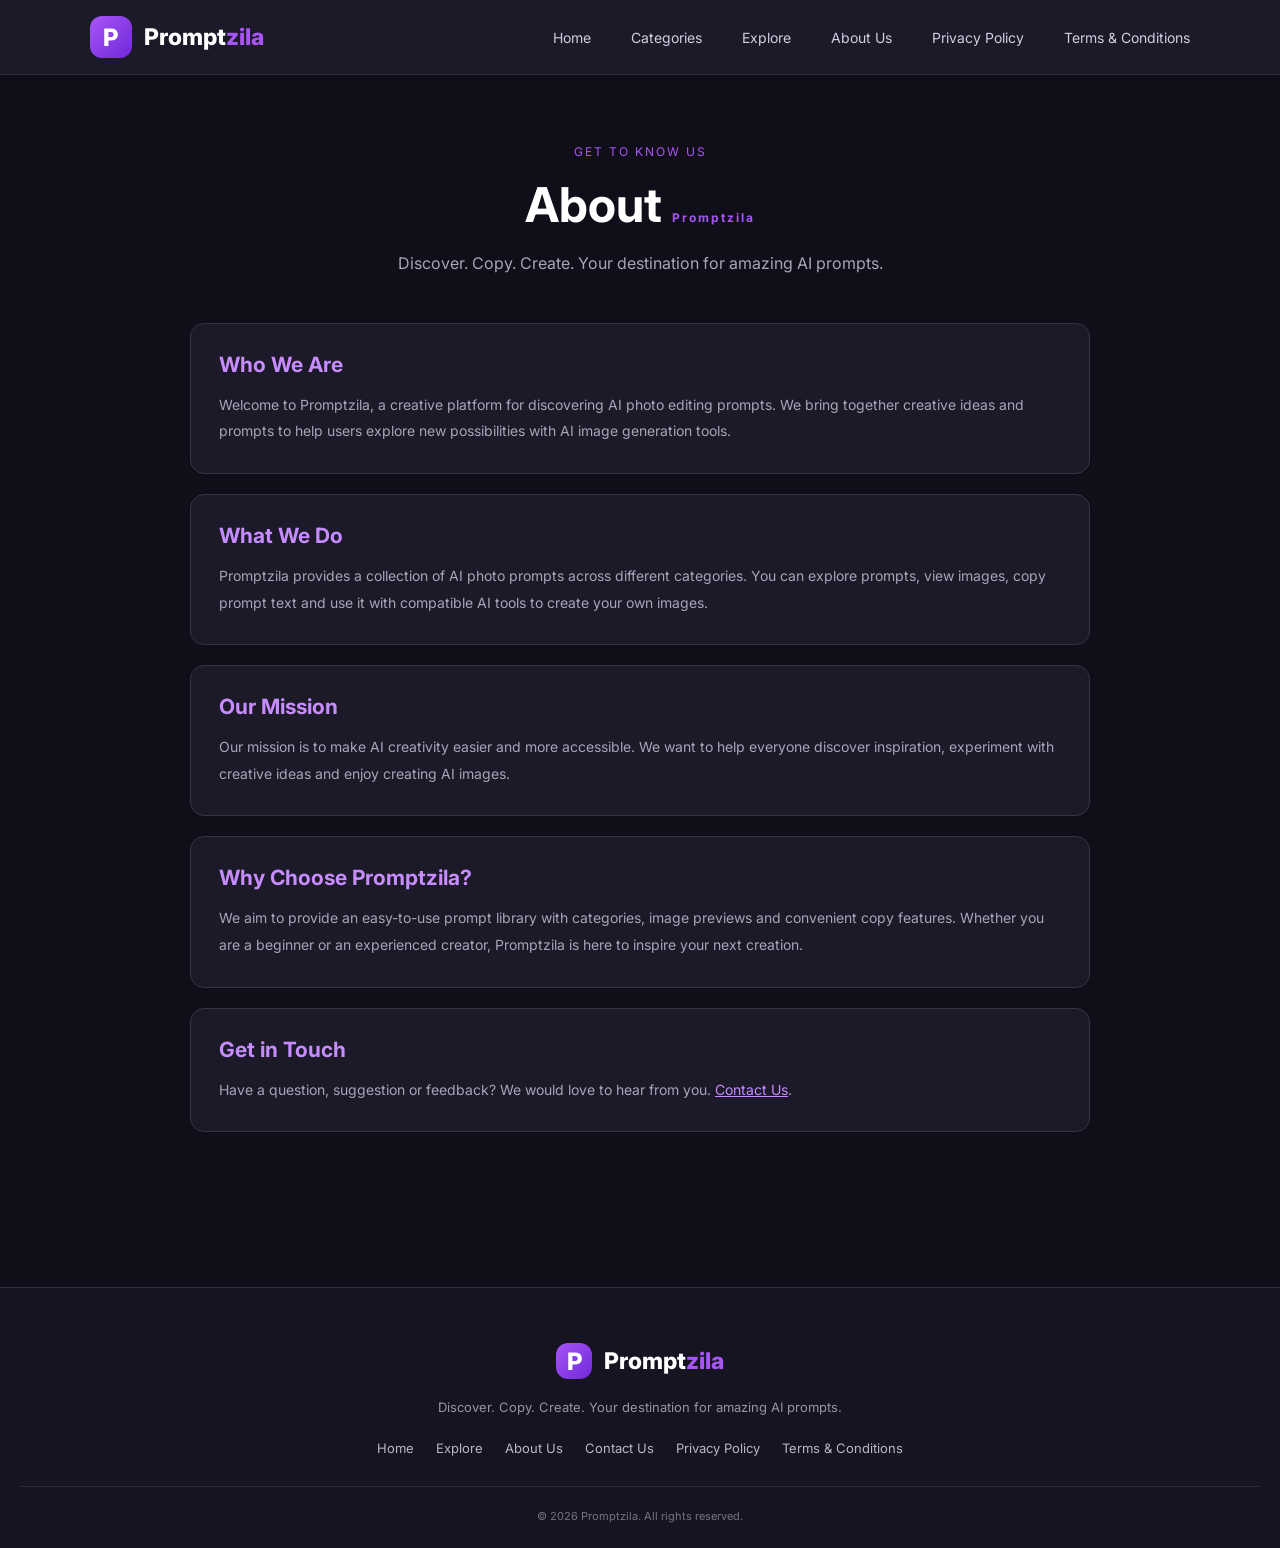
<file: about.html>
<!DOCTYPE html>
<html lang="en">
<head>
    <meta charset="UTF-8">
    <meta name="viewport" content="width=device-width, initial-scale=1.0">
    <meta name="description" content="Learn about Promptzila and our AI photo prompt library.">
    <meta name="theme-color" content="#100e18">
    <title>About Us — Promptzila</title>
    <link rel="preconnect" href="https://fonts.googleapis.com">
    <link rel="preconnect" href="https://fonts.gstatic.com" crossorigin>
    <link href="https://fonts.googleapis.com/css2?family=Inter:wght@400;500;600;700;800&display=swap" rel="stylesheet">
    <link rel="stylesheet" href="style.css">

    <style>
        .page-content {
            max-width: 950px;
            margin: 65px auto;
            padding: 0 25px 70px;
        }
        .page-heading {
            text-align: center;
            margin-bottom: 45px;
        }
        .page-heading span {
            color: #a855f7;
            font-size: 12px;
            letter-spacing: 2px;
        }
        .page-heading h1 {
            font-size: clamp(32px, 5vw, 48px);
            margin: 15px 0;
        }
        .page-heading p {
            color: #aaa4b8;
            line-height: 1.8;
        }
        .content-card {
            background: #1c1928;
            border: 1px solid #393247;
            padding: 28px;
            border-radius: 14px;
            margin-bottom: 20px;
        }
        .content-card h2 {
            color: #c78cff;
            font-size: 21px;
            margin-bottom: 15px;
        }
        .content-card p {
            color: #aaa4b8;
            line-height: 1.9;
            font-size: 14px;
        }
        @media(max-width:550px) {
            .content-card { padding: 20px; }
        }
    </style>
</head>
<body>

<header class="navbar">
    <a href="index.html" class="logo">
        <span class="logo-icon">P</span>
        <span>Prompt<span class="logo-highlight">zila</span></span>
    </a>

    <button class="mobile-menu" id="mobileMenu" aria-label="Open navigation">☰</button>

    <nav class="nav-links" id="navLinks">
        <a href="index.html">Home</a>
        <a href="index.html#categories">Categories</a>
        <a href="index.html#gallery">Explore</a>
        <a href="about.html">About Us</a>
        <a href="privacy-policy.html">Privacy Policy</a>
        <a href="terms.html">Terms & Conditions</a>
    </nav>
</header>

<main class="page-content">

    <div class="page-heading">
        <span>GET TO KNOW US</span>
        <h1>About <span style="color:#a855f7">Promptzila</span></h1>
        <p>Discover. Copy. Create. Your destination for amazing AI prompts.</p>
    </div>

    <section class="content-card">
        <h2>Who We Are</h2>
        <p>
            Welcome to Promptzila, a creative platform for discovering
            AI photo editing prompts. We bring together creative ideas
            and prompts to help users explore new possibilities with
            AI image generation tools.
        </p>
    </section>

    <section class="content-card">
        <h2>What We Do</h2>
        <p>
            Promptzila provides a collection of AI photo prompts across
            different categories. You can explore prompts, view images,
            copy prompt text and use it with compatible AI tools to
            create your own images.
        </p>
    </section>

    <section class="content-card">
        <h2>Our Mission</h2>
        <p>
            Our mission is to make AI creativity easier and more
            accessible. We want to help everyone discover inspiration,
            experiment with creative ideas and enjoy creating AI images.
        </p>
    </section>

    <section class="content-card">
        <h2>Why Choose Promptzila?</h2>
        <p>
            We aim to provide an easy-to-use prompt library with
            categories, image previews and convenient copy features.
            Whether you are a beginner or an experienced creator,
            Promptzila is here to inspire your next creation.
        </p>
    </section>

    <section class="content-card">
        <h2>Get in Touch</h2>
        <p>
            Have a question, suggestion or feedback?
            We would love to hear from you.
            <a href="contact.html" style="color:#c78cff">Contact Us</a>.
        </p>
    </section>

</main>

<footer>
    <div class="footer-logo">
        <span class="logo-icon">P</span>
        <span>Prompt<span class="logo-highlight">zila</span></span>
    </div>

    <p>Discover. Copy. Create. Your destination for amazing AI prompts.</p>

    <div class="footer-links">
        <a href="index.html">Home</a>
        <a href="index.html#gallery">Explore</a>
        <a href="about.html">About Us</a>
        <a href="contact.html">Contact Us</a>
        <a href="privacy-policy.html">Privacy Policy</a>
        <a href="terms.html">Terms & Conditions</a>
    </div>

    <div class="copyright">© 2026 Promptzila. All rights reserved.</div>
</footer>

<script>
    const menu = document.getElementById("mobileMenu");
    const nav = document.getElementById("navLinks");

    menu.addEventListener("click", () => {
        nav.classList.toggle("open");
    });
</script>

</body>
</html>
</file>
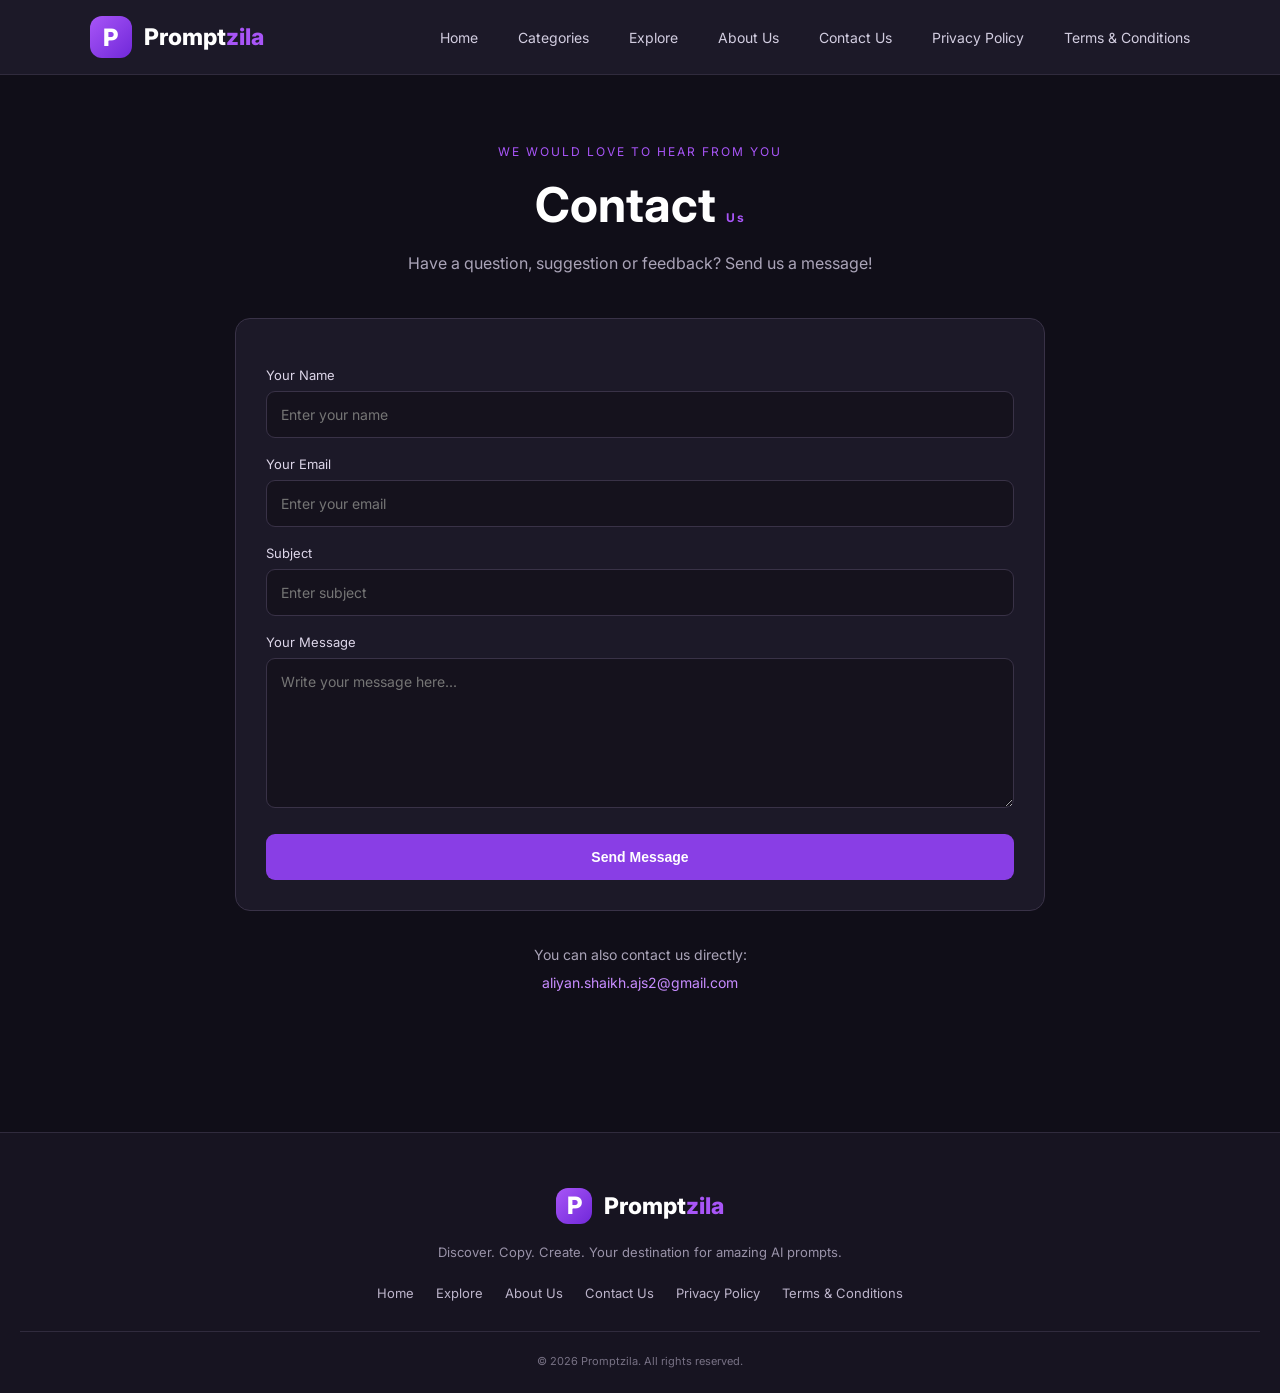
<file: contact.html>
<!DOCTYPE html>
<html lang="en">
<head>
    <meta charset="UTF-8">
    <meta name="viewport" content="width=device-width, initial-scale=1.0">
    <meta name="description" content="Contact Promptzila for questions, feedback and suggestions.">
    <meta name="theme-color" content="#100e18">
    <title>Contact Us — Promptzila</title>

    <link rel="preconnect" href="https://fonts.googleapis.com">
    <link rel="preconnect" href="https://fonts.gstatic.com" crossorigin>
    <link href="https://fonts.googleapis.com/css2?family=Inter:wght@400;500;600;700;800&display=swap" rel="stylesheet">
    <link rel="stylesheet" href="style.css">

    <style>
        .contact-container {
            max-width: 850px;
            margin: 65px auto;
            padding: 0 20px 70px;
        }

        .contact-heading {
            text-align: center;
            margin-bottom: 40px;
        }

        .contact-heading span {
            color: #a855f7;
            font-size: 12px;
            letter-spacing: 2px;
        }

        .contact-heading h1 {
            font-size: clamp(32px, 5vw, 48px);
            margin: 15px 0;
        }

        .contact-heading p {
            color: #aaa4b8;
            line-height: 1.8;
        }

        .contact-card {
            background: #1c1928;
            border: 1px solid #393247;
            border-radius: 15px;
            padding: 30px;
        }

        .contact-card label {
            display: block;
            margin: 18px 0 8px;
            font-size: 13px;
            color: #ddd6e9;
        }

        .contact-card input,
        .contact-card textarea {
            width: 100%;
            padding: 14px;
            background: #15121d;
            border: 1px solid #393247;
            border-radius: 9px;
            color: white;
            outline: none;
            font: 14px Inter, Arial;
        }

        .contact-card input:focus,
        .contact-card textarea:focus {
            border-color: #a855f7;
        }

        .contact-card textarea {
            min-height: 150px;
            resize: vertical;
        }

        .send-button {
            width: 100%;
            margin-top: 22px;
            padding: 15px;
            border: 0;
            border-radius: 9px;
            background: #893ee5;
            color: white;
            font-size: 14px;
            font-weight: 700;
            cursor: pointer;
        }

        .send-button:hover {
            background: #a855f7;
        }

        .email-info {
            text-align: center;
            margin-top: 30px;
            color: #aaa4b8;
            font-size: 14px;
            line-height: 2;
        }

        .email-info a {
            color: #c78cff;
            text-decoration: none;
        }

        @media(max-width:550px) {
            .contact-card { padding: 20px; }
        }
    </style>
</head>

<body>

<header class="navbar">
    <a href="index.html" class="logo">
        <span class="logo-icon">P</span>
        <span>Prompt<span class="logo-highlight">zila</span></span>
    </a>

    <button class="mobile-menu" id="mobileMenu" aria-label="Open navigation">☰</button>

    <nav class="nav-links" id="navLinks">
        <a href="index.html">Home</a>
        <a href="index.html#categories">Categories</a>
        <a href="index.html#gallery">Explore</a>
        <a href="about.html">About Us</a>
        <a href="contact.html">Contact Us</a>
        <a href="privacy-policy.html">Privacy Policy</a>
        <a href="terms.html">Terms & Conditions</a>
    </nav>
</header>

<main class="contact-container">

    <div class="contact-heading">
        <span>WE WOULD LOVE TO HEAR FROM YOU</span>
        <h1>Contact <span style="color:#a855f7">Us</span></h1>
        <p>Have a question, suggestion or feedback? Send us a message!</p>
    </div>

    <form class="contact-card" id="contactForm">

        <label for="name">Your Name</label>
        <input type="text" id="name" placeholder="Enter your name" required>

        <label for="email">Your Email</label>
        <input type="email" id="email" placeholder="Enter your email" required>

        <label for="subject">Subject</label>
        <input type="text" id="subject" placeholder="Enter subject" required>

        <label for="message">Your Message</label>
        <textarea id="message" placeholder="Write your message here..." required></textarea>

        <button type="submit" class="send-button">Send Message</button>

    </form>

    <div class="email-info">
        <p>You can also contact us directly:</p>
        <a href="mailto:aliyan.shaikh.ajs2@gmail.com">
            aliyan.shaikh.ajs2@gmail.com
        </a>
    </div>

</main>

<footer>
    <div class="footer-logo">
        <span class="logo-icon">P</span>
        <span>Prompt<span class="logo-highlight">zila</span></span>
    </div>

    <p>Discover. Copy. Create. Your destination for amazing AI prompts.</p>

    <div class="footer-links">
        <a href="index.html">Home</a>
        <a href="index.html#gallery">Explore</a>
        <a href="about.html">About Us</a>
        <a href="contact.html">Contact Us</a>
        <a href="privacy-policy.html">Privacy Policy</a>
        <a href="terms.html">Terms & Conditions</a>
    </div>

    <div class="copyright">© 2026 Promptzila. All rights reserved.</div>
</footer>

<script>
    const menu = document.getElementById("mobileMenu");
    const nav = document.getElementById("navLinks");

    menu.addEventListener("click", () => {
        nav.classList.toggle("open");
    });

    document.getElementById("contactForm").addEventListener("submit", function(e) {
        e.preventDefault();

        const name = document.getElementById("name").value;
        const email = document.getElementById("email").value;
        const subject = document.getElementById("subject").value;
        const message = document.getElementById("message").value;

        const body =
            "Name: " + name + "\n" +
            "Email: " + email + "\n\n" +
            "Message:\n" + message;

        const mailto =
            "mailto:aliyan.shaikh.ajs2@gmail.com" +
            "?subject=" + encodeURIComponent(subject) +
            "&body=" + encodeURIComponent(body);

        window.location.href = mailto;
    });
</script>

</body>
</html>
</file>
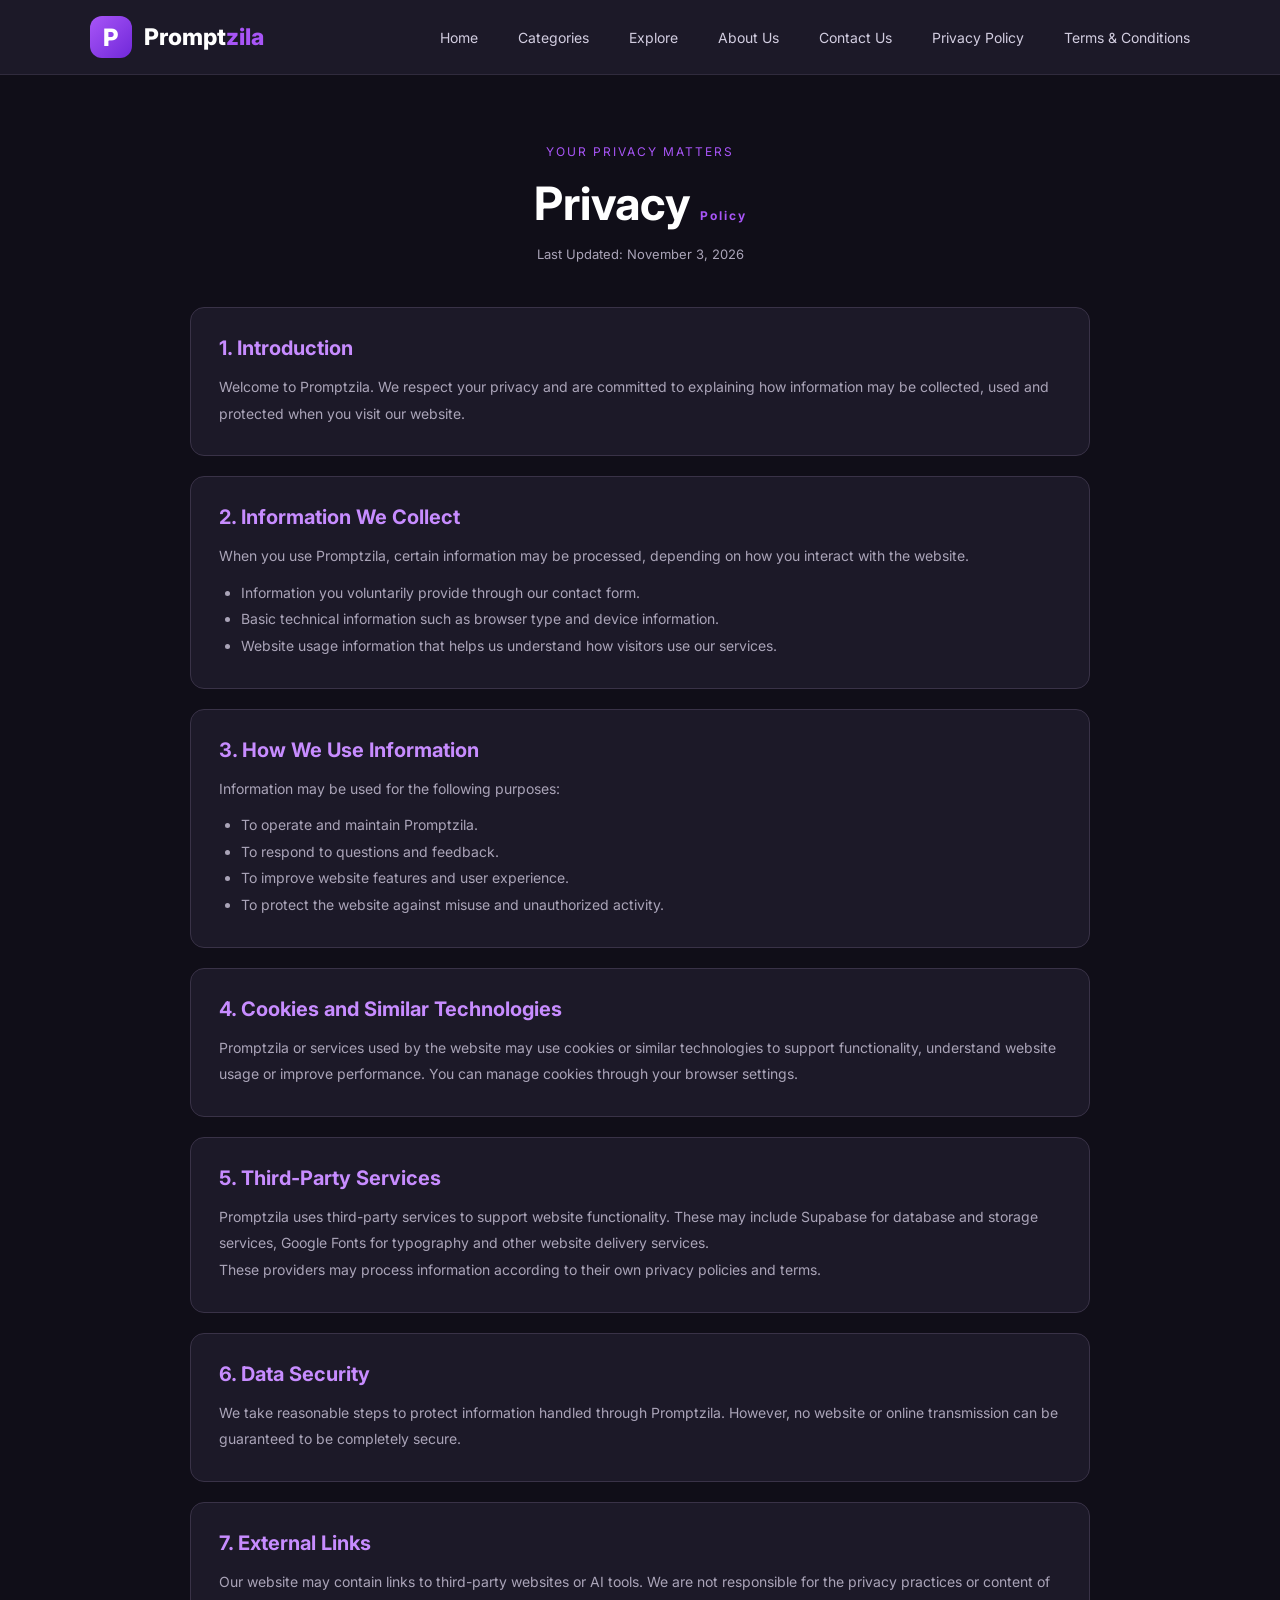
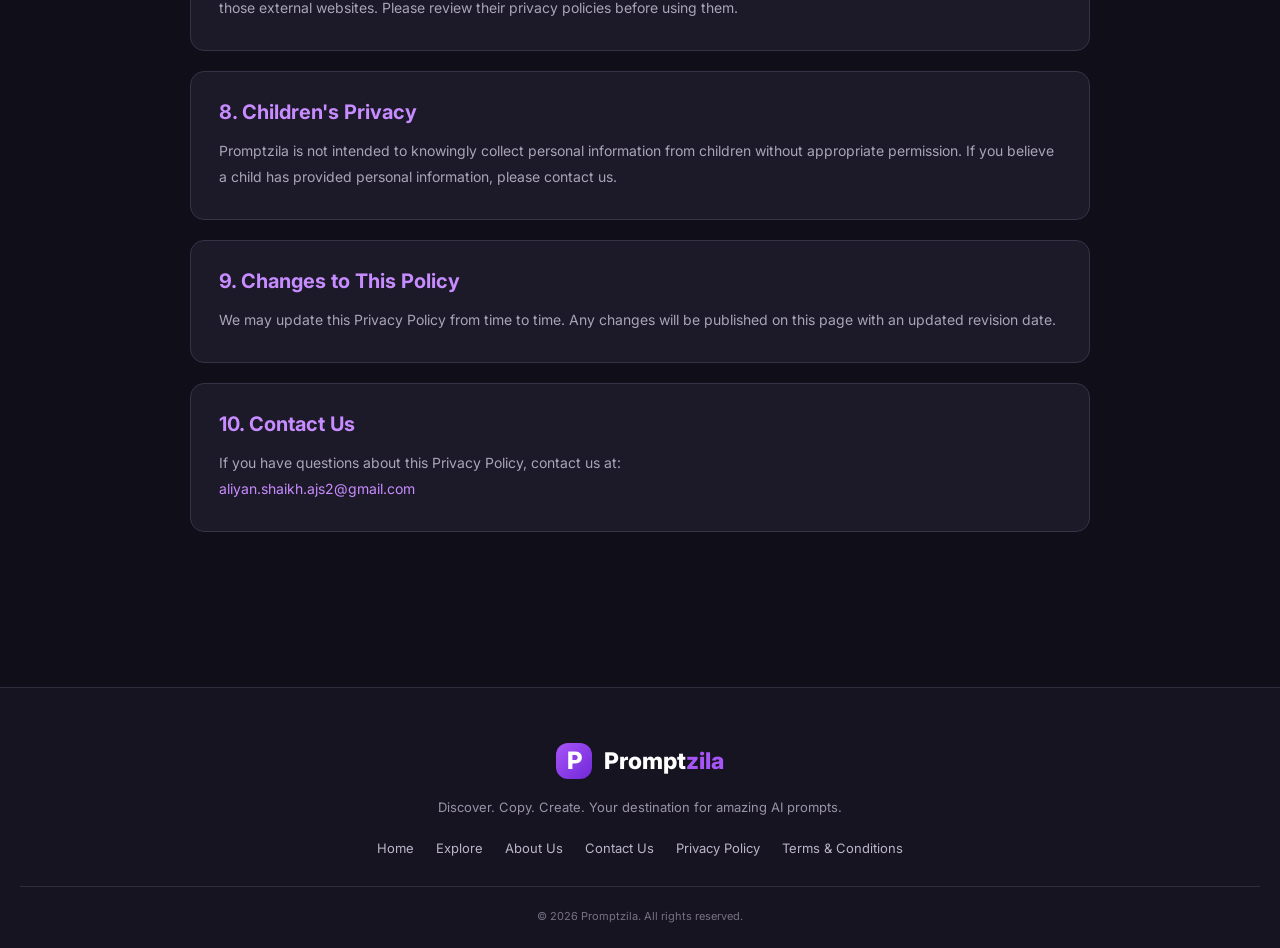
<file: privacy-policy.html>
<!DOCTYPE html>
<html lang="en">
<head>
    <meta charset="UTF-8">
    <meta name="viewport" content="width=device-width, initial-scale=1.0">
    <meta name="description" content="Read the Promptzila Privacy Policy to understand how we handle information and protect your privacy.">
    <meta name="theme-color" content="#100e18">
    <title>Privacy Policy — Promptzila</title>

    <link rel="preconnect" href="https://fonts.googleapis.com">
    <link rel="preconnect" href="https://fonts.gstatic.com" crossorigin>
    <link href="https://fonts.googleapis.com/css2?family=Inter:wght@400;500;600;700;800&display=swap" rel="stylesheet">
    <link rel="stylesheet" href="style.css">

    <style>
        .policy-container {
            max-width: 950px;
            margin: 65px auto;
            padding: 0 25px 70px;
        }

        .policy-heading {
            text-align: center;
            margin-bottom: 45px;
        }

        .policy-heading span {
            color: #a855f7;
            font-size: 12px;
            letter-spacing: 2px;
        }

        .policy-heading h1 {
            font-size: clamp(30px, 5vw, 46px);
            margin: 15px 0;
        }

        .policy-heading p {
            color: #aaa4b8;
            font-size: 13px;
        }

        .policy-card {
            background: #1c1928;
            border: 1px solid #393247;
            padding: 28px;
            border-radius: 14px;
            margin-bottom: 20px;
        }

        .policy-card h2 {
            color: #c78cff;
            font-size: 20px;
            margin-bottom: 14px;
        }

        .policy-card p,
        .policy-card li {
            color: #aaa4b8;
            font-size: 14px;
            line-height: 1.9;
        }

        .policy-card ul {
            padding-left: 22px;
            margin-top: 10px;
        }

        .policy-card a {
            color: #c78cff;
            text-decoration: none;
        }

        @media(max-width:550px) {
            .policy-card { padding: 20px; }
        }
    </style>
</head>

<body>

<header class="navbar">
    <a href="index.html" class="logo">
        <span class="logo-icon">P</span>
        <span>Prompt<span class="logo-highlight">zila</span></span>
    </a>

    <button class="mobile-menu" id="mobileMenu" aria-label="Open navigation">☰</button>

    <nav class="nav-links" id="navLinks">
        <a href="index.html">Home</a>
        <a href="index.html#categories">Categories</a>
        <a href="index.html#gallery">Explore</a>
        <a href="about.html">About Us</a>
        <a href="contact.html">Contact Us</a>
        <a href="privacy-policy.html">Privacy Policy</a>
        <a href="terms.html">Terms & Conditions</a>
    </nav>
</header>

<main class="policy-container">

    <div class="policy-heading">
        <span>YOUR PRIVACY MATTERS</span>
        <h1>Privacy <span style="color:#a855f7">Policy</span></h1>
        <p>Last Updated: November 3, 2026</p>
    </div>

    <section class="policy-card">
        <h2>1. Introduction</h2>
        <p>
            Welcome to Promptzila. We respect your privacy and are committed
            to explaining how information may be collected, used and protected
            when you visit our website.
        </p>
    </section>

    <section class="policy-card">
        <h2>2. Information We Collect</h2>
        <p>
            When you use Promptzila, certain information may be processed,
            depending on how you interact with the website.
        </p>
        <ul>
            <li>Information you voluntarily provide through our contact form.</li>
            <li>Basic technical information such as browser type and device information.</li>
            <li>Website usage information that helps us understand how visitors use our services.</li>
        </ul>
    </section>

    <section class="policy-card">
        <h2>3. How We Use Information</h2>
        <p>Information may be used for the following purposes:</p>
        <ul>
            <li>To operate and maintain Promptzila.</li>
            <li>To respond to questions and feedback.</li>
            <li>To improve website features and user experience.</li>
            <li>To protect the website against misuse and unauthorized activity.</li>
        </ul>
    </section>

    <section class="policy-card">
        <h2>4. Cookies and Similar Technologies</h2>
        <p>
            Promptzila or services used by the website may use cookies or
            similar technologies to support functionality, understand website
            usage or improve performance. You can manage cookies through
            your browser settings.
        </p>
    </section>

    <section class="policy-card">
        <h2>5. Third-Party Services</h2>
        <p>
            Promptzila uses third-party services to support website
            functionality. These may include Supabase for database and
            storage services, Google Fonts for typography and other
            website delivery services.
        </p>
        <p>
            These providers may process information according to their
            own privacy policies and terms.
        </p>
    </section>

    <section class="policy-card">
        <h2>6. Data Security</h2>
        <p>
            We take reasonable steps to protect information handled through
            Promptzila. However, no website or online transmission can be
            guaranteed to be completely secure.
        </p>
    </section>

    <section class="policy-card">
        <h2>7. External Links</h2>
        <p>
            Our website may contain links to third-party websites or AI tools.
            We are not responsible for the privacy practices or content of
            those external websites. Please review their privacy policies
            before using them.
        </p>
    </section>

    <section class="policy-card">
        <h2>8. Children's Privacy</h2>
        <p>
            Promptzila is not intended to knowingly collect personal
            information from children without appropriate permission.
            If you believe a child has provided personal information,
            please contact us.
        </p>
    </section>

    <section class="policy-card">
        <h2>9. Changes to This Policy</h2>
        <p>
            We may update this Privacy Policy from time to time.
            Any changes will be published on this page with an updated
            revision date.
        </p>
    </section>

    <section class="policy-card">
        <h2>10. Contact Us</h2>
        <p>
            If you have questions about this Privacy Policy, contact us at:
        </p>
        <p>
            <a href="mailto:aliyan.shaikh.ajs2@gmail.com">
                aliyan.shaikh.ajs2@gmail.com
            </a>
        </p>
    </section>

</main>

<footer>
    <div class="footer-logo">
        <span class="logo-icon">P</span>
        <span>Prompt<span class="logo-highlight">zila</span></span>
    </div>

    <p>Discover. Copy. Create. Your destination for amazing AI prompts.</p>

    <div class="footer-links">
        <a href="index.html">Home</a>
        <a href="index.html#gallery">Explore</a>
        <a href="about.html">About Us</a>
        <a href="contact.html">Contact Us</a>
        <a href="privacy-policy.html">Privacy Policy</a>
        <a href="terms.html">Terms & Conditions</a>
    </div>

    <div class="copyright">© 2026 Promptzila. All rights reserved.</div>
</footer>

<script>
    const menu = document.getElementById("mobileMenu");
    const nav = document.getElementById("navLinks");

    menu.addEventListener("click", () => {
        nav.classList.toggle("open");
    });
</script>

</body>
</html>
</file>
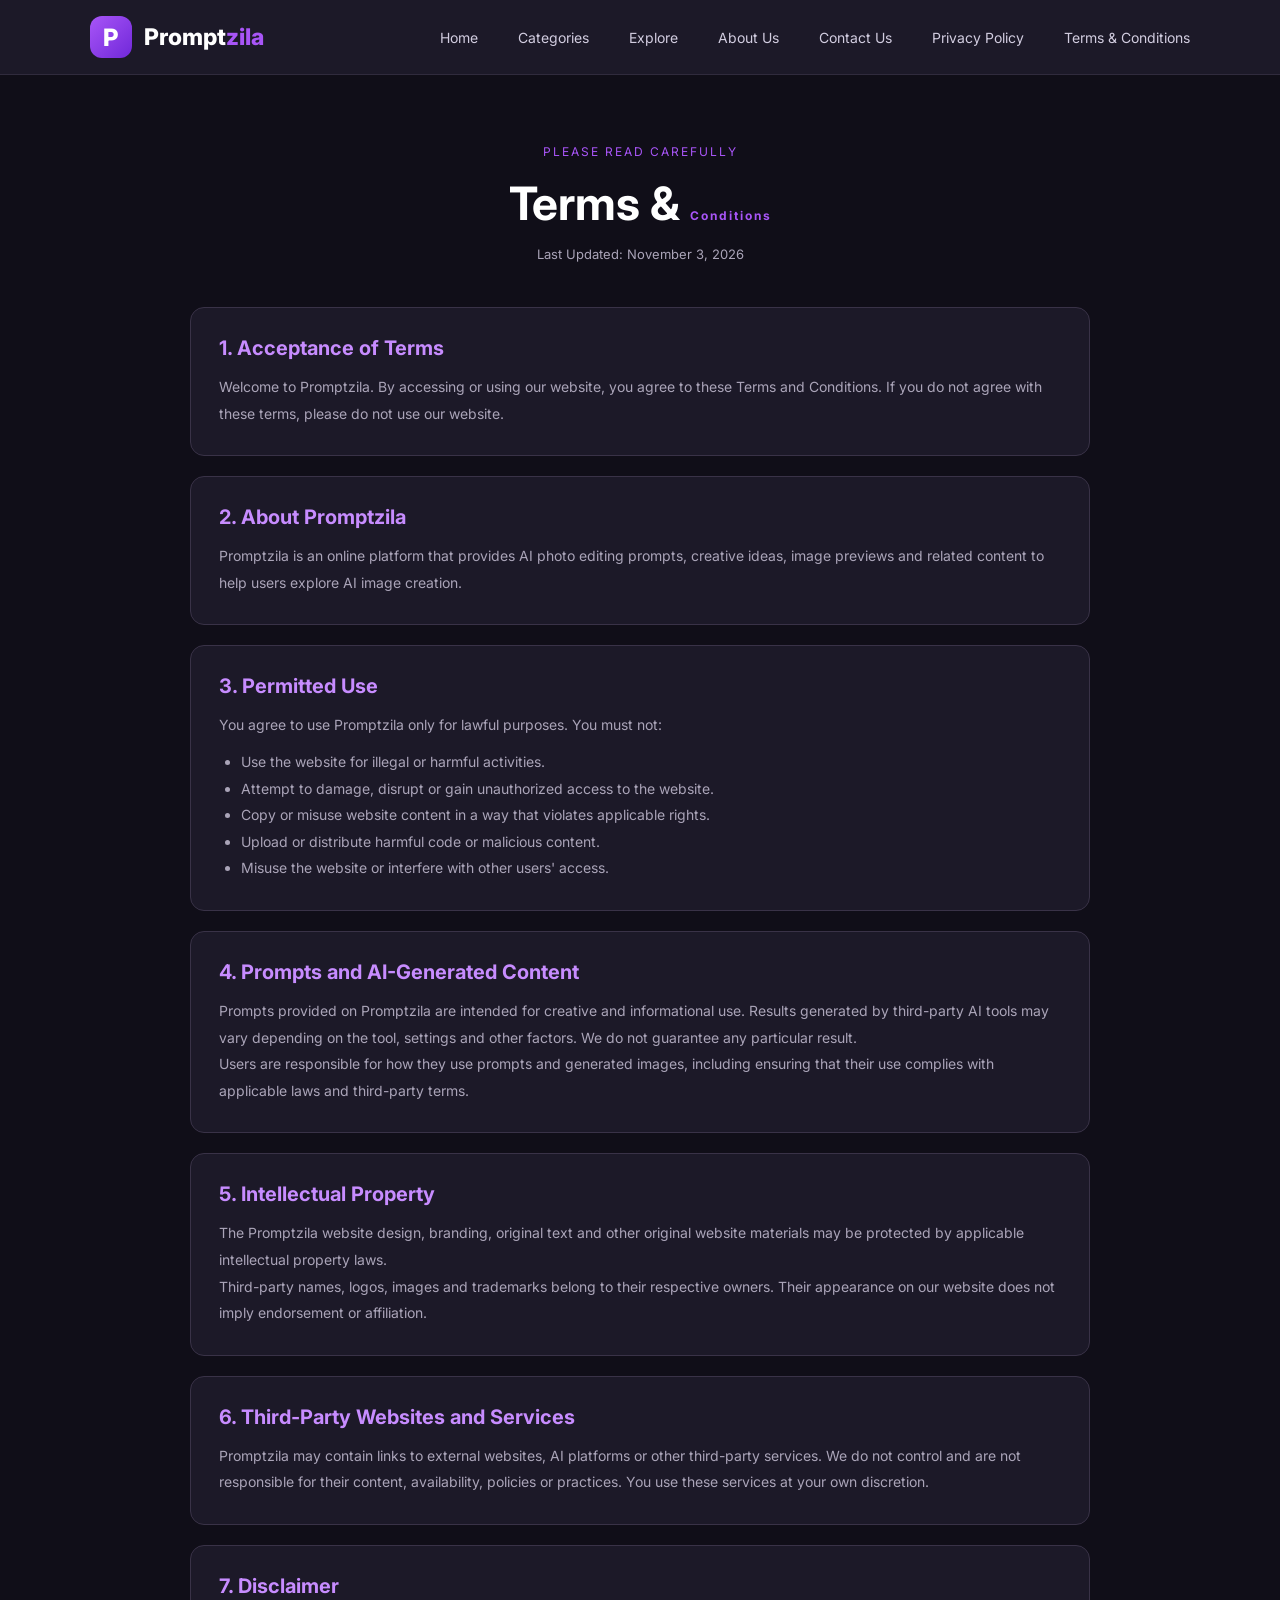
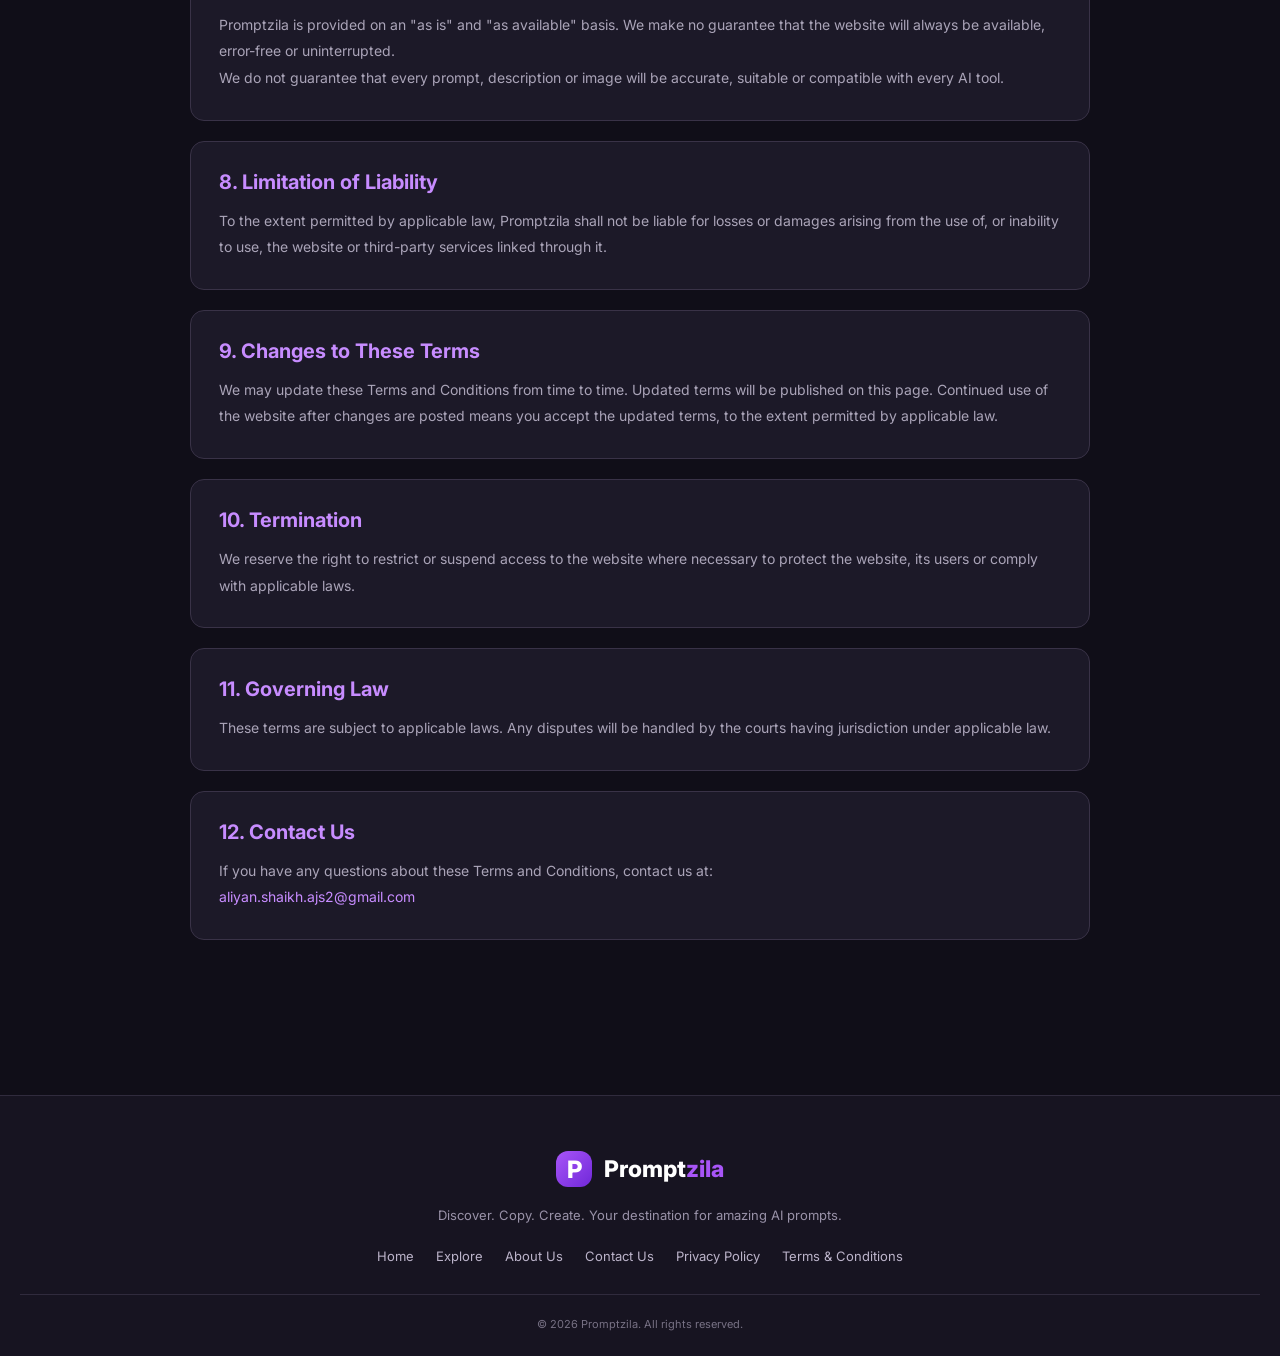
<file: terms.html>
<!DOCTYPE html>
<html lang="en">
<head>
    <meta charset="UTF-8">
    <meta name="viewport" content="width=device-width, initial-scale=1.0">
    <meta name="description" content="Read the Terms and Conditions for using Promptzila.">
    <meta name="theme-color" content="#100e18">
    <title>Terms & Conditions — Promptzila</title>

    <link rel="preconnect" href="https://fonts.googleapis.com">
    <link rel="preconnect" href="https://fonts.gstatic.com" crossorigin>
    <link href="https://fonts.googleapis.com/css2?family=Inter:wght@400;500;600;700;800&display=swap" rel="stylesheet">
    <link rel="stylesheet" href="style.css">

    <style>
        .terms-container {
            max-width: 950px;
            margin: 65px auto;
            padding: 0 25px 70px;
        }

        .terms-heading {
            text-align: center;
            margin-bottom: 45px;
        }

        .terms-heading span {
            color: #a855f7;
            font-size: 12px;
            letter-spacing: 2px;
        }

        .terms-heading h1 {
            font-size: clamp(30px, 5vw, 46px);
            margin: 15px 0;
        }

        .terms-heading p {
            color: #aaa4b8;
            font-size: 13px;
        }

        .terms-card {
            background: #1c1928;
            border: 1px solid #393247;
            padding: 28px;
            border-radius: 14px;
            margin-bottom: 20px;
        }

        .terms-card h2 {
            color: #c78cff;
            font-size: 20px;
            margin-bottom: 14px;
        }

        .terms-card p,
        .terms-card li {
            color: #aaa4b8;
            font-size: 14px;
            line-height: 1.9;
        }

        .terms-card ul {
            padding-left: 22px;
            margin-top: 10px;
        }

        .terms-card a {
            color: #c78cff;
            text-decoration: none;
        }

        @media(max-width:550px) {
            .terms-card {
                padding: 20px;
            }
        }
    </style>
</head>

<body>

<header class="navbar">
    <a href="index.html" class="logo">
        <span class="logo-icon">P</span>
        <span>Prompt<span class="logo-highlight">zila</span></span>
    </a>

    <button class="mobile-menu" id="mobileMenu" aria-label="Open navigation">☰</button>

    <nav class="nav-links" id="navLinks">
        <a href="index.html">Home</a>
        <a href="index.html#categories">Categories</a>
        <a href="index.html#gallery">Explore</a>
        <a href="about.html">About Us</a>
        <a href="contact.html">Contact Us</a>
        <a href="privacy-policy.html">Privacy Policy</a>
        <a href="terms.html">Terms & Conditions</a>
    </nav>
</header>

<main class="terms-container">

    <div class="terms-heading">
        <span>PLEASE READ CAREFULLY</span>
        <h1>Terms & <span style="color:#a855f7">Conditions</span></h1>
        <p>Last Updated: November 3, 2026</p>
    </div>

    <section class="terms-card">
        <h2>1. Acceptance of Terms</h2>
        <p>
            Welcome to Promptzila. By accessing or using our website,
            you agree to these Terms and Conditions. If you do not agree
            with these terms, please do not use our website.
        </p>
    </section>

    <section class="terms-card">
        <h2>2. About Promptzila</h2>
        <p>
            Promptzila is an online platform that provides AI photo
            editing prompts, creative ideas, image previews and
            related content to help users explore AI image creation.
        </p>
    </section>

    <section class="terms-card">
        <h2>3. Permitted Use</h2>
        <p>You agree to use Promptzila only for lawful purposes. You must not:</p>
        <ul>
            <li>Use the website for illegal or harmful activities.</li>
            <li>Attempt to damage, disrupt or gain unauthorized access to the website.</li>
            <li>Copy or misuse website content in a way that violates applicable rights.</li>
            <li>Upload or distribute harmful code or malicious content.</li>
            <li>Misuse the website or interfere with other users' access.</li>
        </ul>
    </section>

    <section class="terms-card">
        <h2>4. Prompts and AI-Generated Content</h2>
        <p>
            Prompts provided on Promptzila are intended for creative
            and informational use. Results generated by third-party
            AI tools may vary depending on the tool, settings and
            other factors. We do not guarantee any particular result.
        </p>
        <p>
            Users are responsible for how they use prompts and
            generated images, including ensuring that their use
            complies with applicable laws and third-party terms.
        </p>
    </section>

    <section class="terms-card">
        <h2>5. Intellectual Property</h2>
        <p>
            The Promptzila website design, branding, original text
            and other original website materials may be protected
            by applicable intellectual property laws.
        </p>
        <p>
            Third-party names, logos, images and trademarks belong
            to their respective owners. Their appearance on our
            website does not imply endorsement or affiliation.
        </p>
    </section>

    <section class="terms-card">
        <h2>6. Third-Party Websites and Services</h2>
        <p>
            Promptzila may contain links to external websites,
            AI platforms or other third-party services.
            We do not control and are not responsible for their
            content, availability, policies or practices.
            You use these services at your own discretion.
        </p>
    </section>

    <section class="terms-card">
        <h2>7. Disclaimer</h2>
        <p>
            Promptzila is provided on an "as is" and "as available"
            basis. We make no guarantee that the website will
            always be available, error-free or uninterrupted.
        </p>
        <p>
            We do not guarantee that every prompt, description
            or image will be accurate, suitable or compatible
            with every AI tool.
        </p>
    </section>

    <section class="terms-card">
        <h2>8. Limitation of Liability</h2>
        <p>
            To the extent permitted by applicable law, Promptzila
            shall not be liable for losses or damages arising from
            the use of, or inability to use, the website or
            third-party services linked through it.
        </p>
    </section>

    <section class="terms-card">
        <h2>9. Changes to These Terms</h2>
        <p>
            We may update these Terms and Conditions from time
            to time. Updated terms will be published on this page.
            Continued use of the website after changes are posted
            means you accept the updated terms, to the extent
            permitted by applicable law.
        </p>
    </section>

    <section class="terms-card">
        <h2>10. Termination</h2>
        <p>
            We reserve the right to restrict or suspend access
            to the website where necessary to protect the website,
            its users or comply with applicable laws.
        </p>
    </section>

    <section class="terms-card">
        <h2>11. Governing Law</h2>
        <p>
            These terms are subject to applicable laws.
            Any disputes will be handled by the courts
            having jurisdiction under applicable law.
        </p>
    </section>

    <section class="terms-card">
        <h2>12. Contact Us</h2>
        <p>
            If you have any questions about these Terms and Conditions,
            contact us at:
        </p>
        <p>
            <a href="mailto:aliyan.shaikh.ajs2@gmail.com">
                aliyan.shaikh.ajs2@gmail.com
            </a>
        </p>
    </section>

</main>

<footer>
    <div class="footer-logo">
        <span class="logo-icon">P</span>
        <span>Prompt<span class="logo-highlight">zila</span></span>
    </div>

    <p>Discover. Copy. Create. Your destination for amazing AI prompts.</p>

    <div class="footer-links">
        <a href="index.html">Home</a>
        <a href="index.html#gallery">Explore</a>
        <a href="about.html">About Us</a>
        <a href="contact.html">Contact Us</a>
        <a href="privacy-policy.html">Privacy Policy</a>
        <a href="terms.html">Terms & Conditions</a>
    </div>

    <div class="copyright">© 2026 Promptzila. All rights reserved.</div>
</footer>

<script>
    const menu = document.getElementById("mobileMenu");
    const nav = document.getElementById("navLinks");

    menu.addEventListener("click", () => {
        nav.classList.toggle("open");
    });
</script>

</body>
</html>
</file>
<file: style.css>
/* ========================================
   PROMPTZILA - MAIN STYLESHEET
======================================== */


/* ========================================
   1. ROOT VARIABLES
======================================== */

:root {
    color-scheme: dark;

    --bg: #100e18;
    --surface: #1c1928;
    --surface2: #211d2e;
    --border: #393247;

    --text: #fff;
    --muted: #aaa4b8;

    --purple: #893ee5;
    --light: #a855f7;
}

/* Website Brand Logo */

.brand-logo {
    width: 210px;
    height: 60px;
    object-fit: contain;
    display: block;
}

@media (max-width: 550px) {
    .brand-logo {
        width: 170px;
        height: 50px;
    }
}


/* ========================================
   2. GLOBAL RESET
======================================== */

* {
    margin: 0;
    padding: 0;
    box-sizing: border-box;
}

html {
    scroll-behavior: smooth;
}

body {
    background: var(--bg);
    color: var(--text);
    font-family: Inter, Arial, sans-serif;
}


/* ========================================
   3. NAVBAR
======================================== */

.navbar {
    min-height: 75px;
    background: var(--surface);
    border-bottom: 1px solid #302b3d;

    display: flex;
    align-items: center;
    justify-content: space-between;

    padding: 0 7%;

    position: sticky;
    top: 0;
    z-index: 100;
}


/* Logo */

.logo,
.footer-logo {
    display: flex;
    align-items: center;
    gap: 12px;

    font-size: 23px;
    font-weight: 800;

    color: white;
    text-decoration: none;
}

.logo-icon {
    background: linear-gradient(135deg, var(--light), #7028d9);

    width: 42px;
    height: 42px;

    display: grid;
    place-items: center;

    border-radius: 12px;
    font-size: 24px;
}

.logo-highlight {
    color: var(--light);
}


/* Navbar Links */

.nav-links {
    display: flex;
    align-items: center;

    /* Space between navbar buttons */
    gap: 40px;
}

.nav-links a {
    color: #d2cde0;
    text-decoration: none;
    font-size: 14px;

    transition: color 0.3s;
}

.nav-links a:hover {
    color: #c78cff;
}


/* Categories Dropdown */

.nav-dropdown {
    position: relative;
    padding: 28px 0;
}

.dropdown-menu {
    display: none;

    position: absolute;
    top: 65px;
    left: 0;

    width: 205px;

    background: var(--surface2);
    border: 1px solid var(--border);
    border-radius: 12px;

    padding: 10px;
}

.dropdown-menu a {
    display: block;
    padding: 12px;
    border-radius: 7px;
}

.dropdown-menu a:hover {
    background: #34264c;
}

.nav-dropdown:hover .dropdown-menu,
.nav-dropdown:focus-within .dropdown-menu {
    display: block;
}


/* Mobile Menu Button */

.mobile-menu {
    display: none;

    background: none;
    border: 0;

    color: white;
    font-size: 25px;
}


/* ========================================
   4. HERO SECTION
======================================== */

.hero {
    text-align: center;

    padding: 90px 20px 75px;

    background: radial-gradient(
        ellipse at 50% 0%,
        #392050 0%,
        transparent 65%
    );
}

.hero-label {
    display: inline-block;

    background: #30213f;
    color: #c78cff;

    padding: 8px 15px;
    border-radius: 30px;

    font-size: 11px;
    letter-spacing: 2px;

    margin-bottom: 25px;
}

.hero h1 {
    font-size: clamp(32px, 5vw, 58px);
    line-height: 1.2;
    font-weight: 800;
}

.hero h1 span {
    display: block;
    color: var(--light);
}

.hero p {
    max-width: 580px;

    margin: 20px auto 30px;

    color: var(--muted);
    line-height: 1.8;
    font-size: 15px;
}

.hero-button {
    display: inline-block;

    text-decoration: none;

    background: var(--purple);
    color: white;

    padding: 14px 25px;
    border-radius: 9px;

    font-weight: 600;
}


/* ========================================
   5. GALLERY SECTION
======================================== */

.gallery-section {
    max-width: 1450px;

    margin: auto;
    padding: 30px 35px 90px;
}


/* Gallery Heading */

.section-heading h2 {
    font-size: 27px;
    margin-bottom: 8px;
}

.section-heading p {
    color: #938da2;
    font-size: 14px;
}


/* Toolbar */

.toolbar {
    display: flex;
    justify-content: space-between;
    align-items: center;

    gap: 20px;
    margin: 30px 0;
}


/* Category Filter Buttons */

.filters {
    display: flex;
    flex-wrap: wrap;
    gap: 8px;

    background: #201c2b;
    border: 1px solid var(--border);

    padding: 6px;
    border-radius: 12px;
}

.filter-btn {
    background: transparent;
    color: #b9b2ca;

    border: 0;

    padding: 10px 18px;
    border-radius: 8px;

    cursor: pointer;
    font-size: 13px;
}

.filter-btn.active,
.filter-btn:hover {
    background: var(--purple);
    color: white;
}


/* Search Box */

.search-box {
    display: flex;
    align-items: center;
    gap: 10px;

    background: #201c2b;
    border: 1px solid var(--border);

    padding: 12px 15px;
    border-radius: 10px;

    width: 280px;
}

.search-box span {
    font-size: 22px;
    color: var(--light);
}

.search-box input {
    background: transparent;
    border: 0;
    outline: 0;

    color: white;
    width: 100%;

    font: 13px Inter, Arial;
}

.search-box input::placeholder {
    color: #777184;
}


/* ========================================
   6. PROMPT CARDS
======================================== */

.prompt-gallery {
    columns: 5;
    column-gap: 15px;
}

.prompt-card {
    position: relative;

    display: inline-block;
    width: 100%;

    margin-bottom: 15px;

    break-inside: avoid;
    overflow: hidden;

    border-radius: 12px;
    background: var(--surface2);

    cursor: pointer;
}

.prompt-card img {
    display: block;
    width: 100%;
    height: auto;

    transition: transform 0.4s;
}

.prompt-card:hover img {
    transform: scale(1.05);
}


/* Card Badge */

.card-badge {
    position: absolute;
    top: 12px;
    left: 10px;

    background: #0f0d14e8;
    color: white;

    padding: 6px 10px;
    border-radius: 20px;

    font-size: 10px;
    z-index: 2;
}


/* Card Overlay */

.card-overlay {
    position: absolute;
    bottom: 0;
    left: 0;
    right: 0;

    padding: 35px 12px 14px;

    background: linear-gradient(transparent, #000e);

    opacity: 0;
    transition: opacity 0.3s;
}

.prompt-card:hover .card-overlay {
    opacity: 1;
}

.card-overlay h3 {
    font-size: 14px;
    margin-bottom: 6px;
}

.card-overlay p {
    color: #c7bdd6;
    font-size: 11px;
}


/* Empty Message */

.empty-message {
    color: var(--muted);
    text-align: center;
    padding: 50px;
}


/* ========================================
   7. PROMPT DETAILS MODAL
======================================== */

.modal {
    display: none;

    position: fixed;
    inset: 0;

    z-index: 500;

    background: #000d;

    padding: 25px;
    overflow-y: auto;

    align-items: center;
    justify-content: center;
}

.modal.show {
    display: flex;
}

.modal-content {
    position: relative;

    background: var(--surface2);

    width: 100%;
    max-width: 850px;

    border: 1px solid var(--border);
    border-radius: 15px;

    overflow: hidden;

    display: grid;
    grid-template-columns: 1fr 1fr;
}

.modal-content > img {
    width: 100%;
    height: 100%;

    min-height: 400px;
    object-fit: cover;
}


/* Modal Details */

.modal-details {
    padding: 35px 25px;
}

.modal-category {
    color: #c78cff;
    font-size: 12px;
}

.modal-details h2 {
    margin: 12px 0;
}

.modal-details > p {
    color: var(--muted);

    font-size: 13px;
    line-height: 1.6;

    margin-bottom: 20px;
}


/* Prompt Text */

.prompt-text {
    background: #15121d;

    padding: 16px;
    border-radius: 10px;

    color: #d5cfe0;

    font-size: 13px;
    line-height: 1.7;

    max-height: 220px;
    overflow-y: auto;
}


/* Close Modal Button */

.close-modal {
    position: absolute;
    right: 15px;
    top: 12px;

    z-index: 3;

    background: #332b40;
    color: white;

    border: 0;

    width: 35px;
    height: 35px;

    border-radius: 50%;
    font-size: 22px;

    cursor: pointer;
}


/* Copy Button */

.copy-button {
    width: 100%;

    padding: 14px;
    margin-top: 18px;

    background: var(--purple);
    color: white;

    border: 0;
    border-radius: 9px;

    font-weight: 600;
    cursor: pointer;
}


/* ========================================
   8. FOOTER
======================================== */

footer {
    text-align: center;

    padding: 55px 20px 25px;

    background: #171421;
    border-top: 1px solid #302b3d;
}

.footer-logo {
    justify-content: center;
}

.footer-logo .logo-icon {
    width: 36px;
    height: 36px;
}

footer p {
    color: #9992a8;

    font-size: 13px;
    margin: 20px 0;
}


/* Footer Links */

.footer-links {
    display: flex;
    justify-content: center;
    flex-wrap: wrap;

    gap: 22px;
    margin: 25px 0;
}

.footer-links a {
    color: #bcb4ca;
    text-decoration: none;
    font-size: 13px;
}


/* Copyright */

.copyright {
    border-top: 1px solid #302b3d;

    padding-top: 22px;
    margin-top: 30px;

    color: #777184;
    font-size: 11px;
}


/* ========================================
   9. RESPONSIVE DESIGN
======================================== */


/* Tablets and Small Laptops */

@media (max-width: 1100px) {

    .prompt-gallery {
        columns: 4;
    }

}


/* Mobile and Tablets */

@media (max-width: 800px) {

    .navbar {
        padding: 0 5%;
    }

    .mobile-menu {
        display: block;
    }

    .nav-links {
        display: none;

        position: absolute;
        top: 74px;
        left: 0;
        right: 0;

        background: var(--surface);

        padding: 18px 5% 24px;

        border-bottom: 1px solid var(--border);

        align-items: flex-start;
        flex-direction: column;

        gap: 18px;
    }

    .nav-links.open {
        display: flex;
    }

    .nav-dropdown {
        padding: 0;
    }

    .dropdown-menu {
        position: static;
        margin-top: 8px;
        box-shadow: none;
    }

    .prompt-gallery {
        columns: 3;
    }

    .toolbar {
        align-items: flex-start;
        flex-direction: column;
    }

    .search-box {
        width: 100%;
    }

}


/* Small Mobile Phones */

@media (max-width: 550px) {

    .hero {
        padding: 65px 18px;
    }

    .gallery-section {
        padding: 25px 15px 60px;
    }

    .prompt-gallery {
        columns: 2;
        column-gap: 10px;
    }

    .prompt-card {
        margin-bottom: 10px;
    }

    .filters {
        width: 100%;
        overflow-x: auto;
        flex-wrap: nowrap;
    }

    .filter-btn {
        white-space: nowrap;
    }

    .modal-content {
        grid-template-columns: 1fr;
    }

    .modal-content > img {
        height: 260px;
        min-height: 0;
    }

    .modal-details {
        padding: 25px 18px;
    }

}


/* ========================================
   END OF PROMPTZILA CSS
======================================== */


/* ========================================
   FAVORITES BUTTON
======================================== */

.favorite-btn {
    position: absolute;
    top: 12px;
    right: 12px;
    z-index: 5;

    width: 38px;
    height: 38px;

    border: 1px solid #ffffff35;
    border-radius: 50%;

    background: #100e18dd;
    color: white;

    font-size: 25px;
    line-height: 1;

    display: grid;
    place-items: center;

    cursor: pointer;
    transition: 0.25s ease;
}

.favorite-btn:hover {
    transform: scale(1.12);
    background: #352044;
}

.favorite-btn.is-favorite {
    color: #ff416c;
    background: #ffffff;
}

.favorite-btn:focus-visible {
    outline: 2px solid #c78cff;
    outline-offset: 3px;
}
</file>
